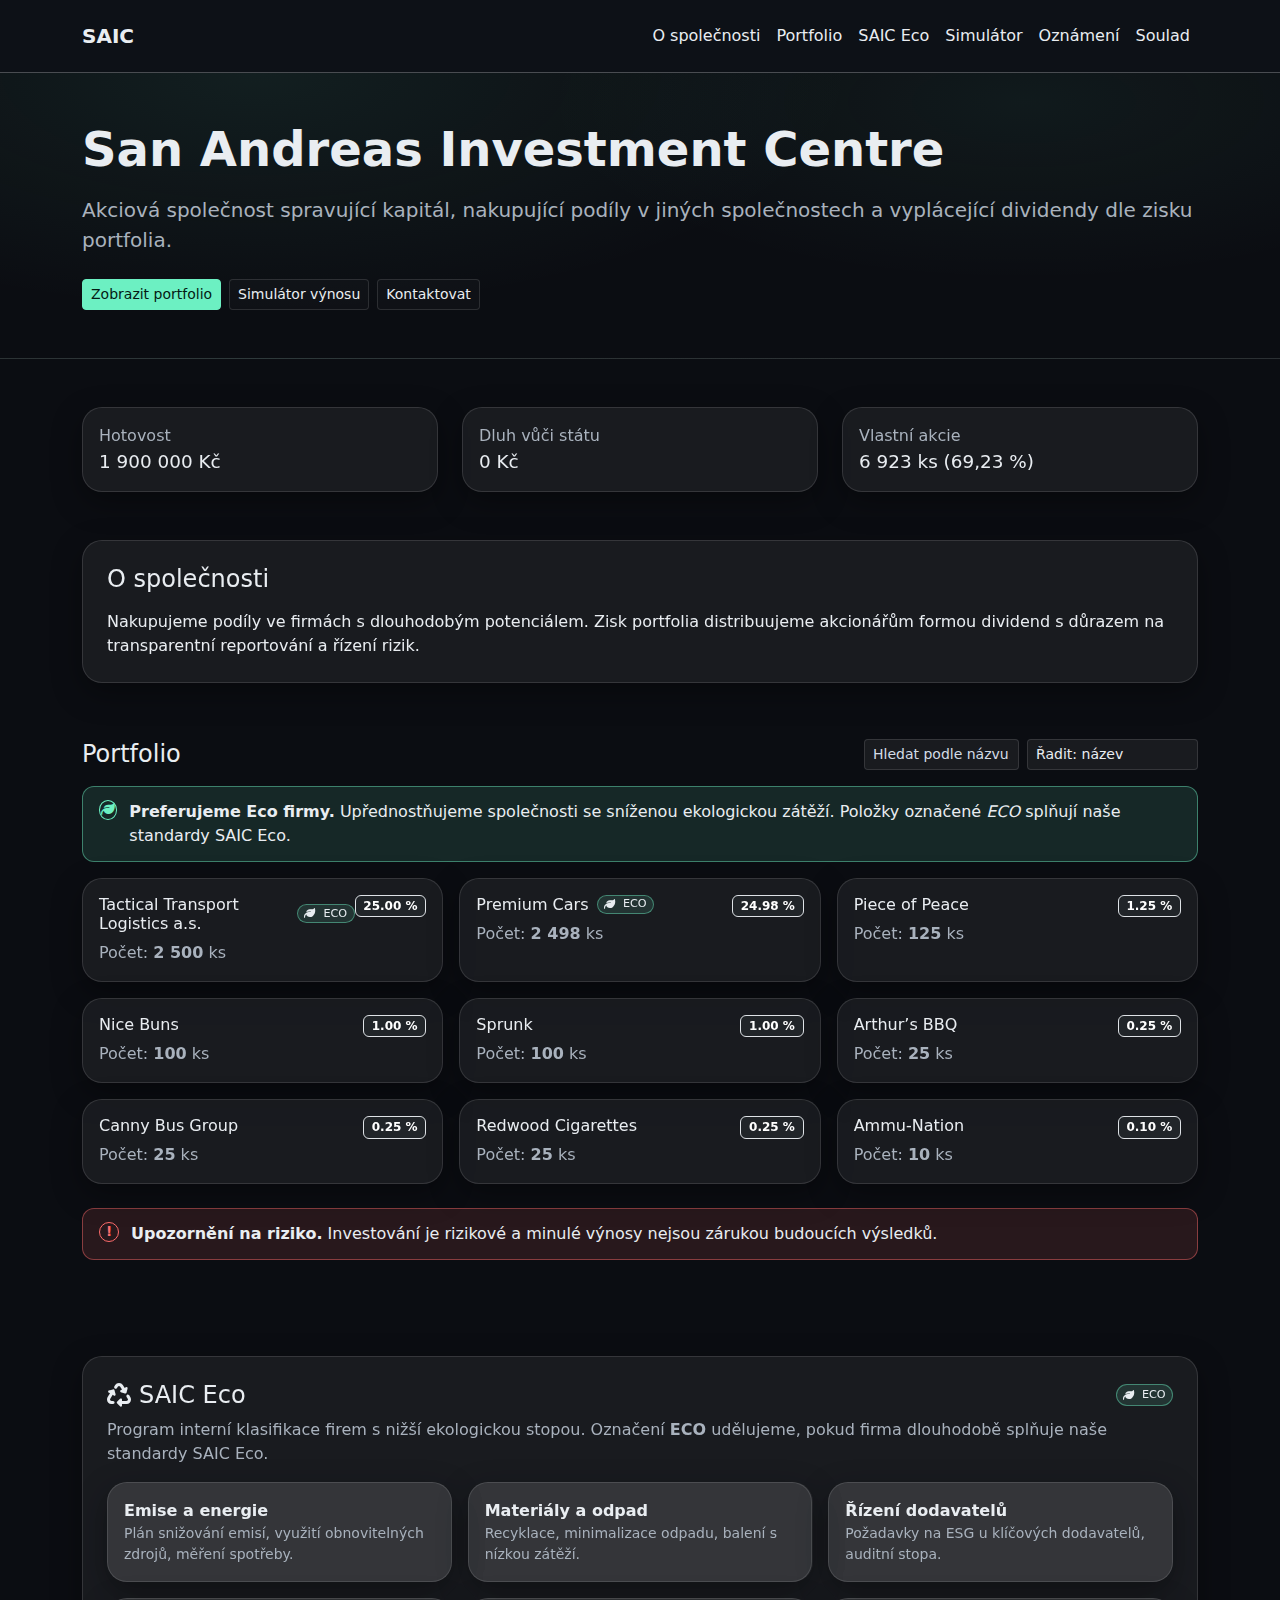
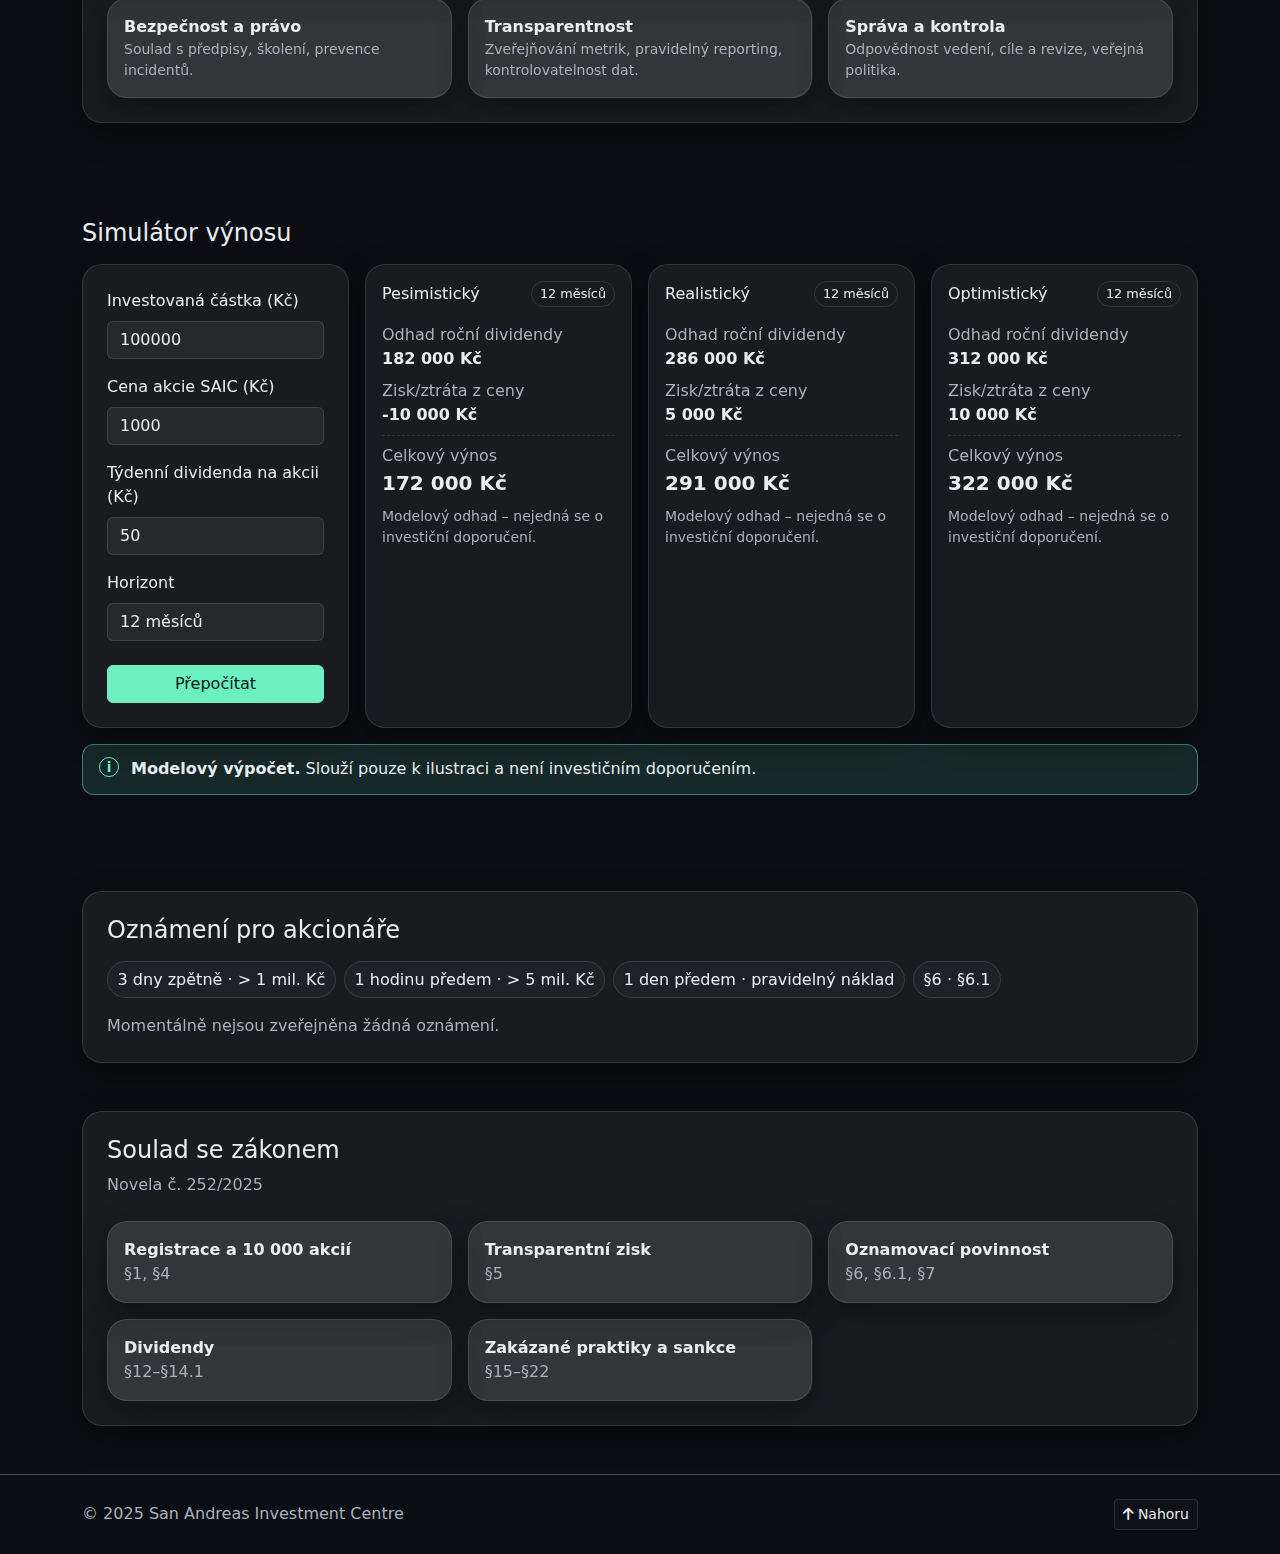
<file: saic.ic/index.html>
<!doctype html>
<html lang="cs">

<head>
  <meta charset="utf-8" />
  <meta name="viewport" content="width=device-width, initial-scale=1" />
  <title>San Andreas Investment Centre (SAIC)</title>
  <meta name="description" content="Akciová společnost spravující kapitál, nakupující podíly v jiných společnostech a vyplácející dividendy dle zisku portfolia." />
  <link href="https://cdn.jsdelivr.net/npm/bootstrap@5.3.3/dist/css/bootstrap.min.css" rel="stylesheet" />
  <link href="https://cdnjs.cloudflare.com/ajax/libs/font-awesome/6.5.0/css/all.min.css" rel="stylesheet" />
  <link href="assets/css/styles.css" rel="stylesheet" />
</head>

<body>
  <nav class="navbar navbar-expand-lg sticky-top border-bottom border-opacity-25 border-white">
    <div class="container py-2">
      <a class="navbar-brand fw-bold" href="#">SAIC</a>
      <button class="navbar-toggler" type="button" data-bs-toggle="collapse" data-bs-target="#nav"><span class="navbar-toggler-icon"></span></button>
      <div class="collapse navbar-collapse" id="nav">
        <ul class="navbar-nav ms-auto mb-2 mb-lg-0">
          <li class="nav-item"><a class="nav-link" href="#about">O společnosti</a></li>
          <li class="nav-item"><a class="nav-link" href="#portfolio">Portfolio</a></li>
          <li class="nav-item"><a class="nav-link" href="#saic-eco">SAIC Eco</a></li>
          <li class="nav-item"><a class="nav-link" href="#simulator">Simulátor</a></li>
          <li class="nav-item"><a class="nav-link" href="#ann">Oznámení</a></li>
          <li class="nav-item"><a class="nav-link" href="#compliance">Soulad</a></li>
        </ul>
      </div>
    </div>
  </nav>

  <header class="hero py-5">
    <div class="container">
      <h1 class="display-5 fw-bold">San Andreas Investment Centre</h1>
      <p class="lead muted mt-3">Akciová společnost spravující kapitál, nakupující podíly v jiných společnostech a vyplácející dividendy dle zisku portfolia.</p>
      <div class="d-flex gap-2 mt-4 flex-wrap">
        <a href="#portfolio" class="btn btn-primary btn-sm">Zobrazit portfolio</a>
        <a href="#simulator" class="btn btn-outline-light btn-sm">Simulátor výnosu</a>
        <a href="mailto:alison.reyes@post.ic" class="btn btn-outline-light btn-sm">Kontaktovat</a>
      </div>
    </div>
  </header>

  <section id="kpis" class="py-5">
    <div class="container">
      <div class="row g-4">
        <div class="col-12 col-lg-4"><div class="glass p-3 glass-hover"><div class="muted">Hotovost</div><div class="stat kpi" id="kpiCash">—</div></div></div>
        <div class="col-12 col-lg-4"><div class="glass p-3 glass-hover"><div class="muted">Dluh vůči státu</div><div class="stat kpi" id="kpiDebt">—</div></div></div>
        <div class="col-12 col-lg-4"><div class="glass p-3 glass-hover"><div class="muted">Vlastní akcie</div><div class="stat kpi" id="kpiOwn">—</div></div></div>
      </div>
    </div>
  </section>

  <section id="about" class="pb-2">
    <div class="container">
      <div class="glass p-4">
        <h2 class="h4 mb-3">O společnosti</h2>
        <p class="mb-0">Nakupujeme podíly ve firmách s dlouhodobým potenciálem. Zisk portfolia distribuujeme akcionářům formou dividend s důrazem na transparentní reportování a řízení rizik.</p>
      </div>
    </div>
  </section>

  <section id="portfolio" class="py-5">
    <div class="container">
      <div class="d-flex flex-column flex-md-row gap-3 align-items-md-center justify-content-between mb-3">
        <h2 class="h4 m-0">Portfolio</h2>
        <div class="d-flex gap-2">
          <input id="search" class="form-control form-control-sm" placeholder="Hledat podle názvu…" />
          <select id="sort" class="form-select form-select-sm" aria-label="Řazení">
            <option value="name">Řadit: název</option>
            <option value="share">Řadit: podíl</option>
            <option value="count">Řadit: počet</option>
          </select>
        </div>
      </div>
      <div class="info-box info-green mb-3"><span class="icon"><i class="fa-solid fa-leaf"></i></span><div><strong>Preferujeme Eco firmy.</strong> Upřednostňujeme společnosti se sníženou ekologickou zátěží. Položky označené <em>ECO</em> splňují naše standardy SAIC Eco.</div></div>
      <div id="portfolioGrid" class="row g-3"></div>
      <div class="mt-4 info-box info-red"><span class="icon">!</span><div><strong>Upozornění na riziko.</strong> Investování je rizikové a minulé výnosy nejsou zárukou budoucích výsledků.</div></div>
    </div>
  </section>

  <section id="saic-eco" class="py-5">
    <div class="container">
      <div class="glass p-4">
        <div class="d-flex align-items-center justify-content-between flex-wrap gap-2 mb-2">
          <h2 class="h4 m-0 d-flex align-items-center gap-2"><i class="fa-solid fa-recycle"></i>SAIC Eco</h2>
          <span class="eco-badge"><i class="fa-solid fa-leaf me-1"></i>ECO</span>
        </div>
        <p class="muted mb-3">Program interní klasifikace firem s nižší ekologickou stopou. Označení <strong>ECO</strong> udělujeme, pokud firma dlouhodobě splňuje naše standardy SAIC Eco.</p>
        <div class="row g-3">
          <div class="col-md-6 col-lg-4"><div class="glass p-3 h-100"><div class="fw-bold">Emise a energie</div><div class="muted small">Plán snižování emisí, využití obnovitelných zdrojů, měření spotřeby.</div></div></div>
          <div class="col-md-6 col-lg-4"><div class="glass p-3 h-100"><div class="fw-bold">Materiály a odpad</div><div class="muted small">Recyklace, minimalizace odpadu, balení s nízkou zátěží.</div></div></div>
          <div class="col-md-6 col-lg-4"><div class="glass p-3 h-100"><div class="fw-bold">Řízení dodavatelů</div><div class="muted small">Požadavky na ESG u klíčových dodavatelů, auditní stopa.</div></div></div>
          <div class="col-md-6 col-lg-4"><div class="glass p-3 h-100"><div class="fw-bold">Bezpečnost a právo</div><div class="muted small">Soulad s předpisy, školení, prevence incidentů.</div></div></div>
          <div class="col-md-6 col-lg-4"><div class="glass p-3 h-100"><div class="fw-bold">Transparentnost</div><div class="muted small">Zveřejňování metrik, pravidelný reporting, kontrolovatelnost dat.</div></div></div>
          <div class="col-md-6 col-lg-4"><div class="glass p-3 h-100"><div class="fw-bold">Správa a kontrola</div><div class="muted small">Odpovědnost vedení, cíle a revize, veřejná politika.</div></div></div>
        </div>
      </div>
    </div>
  </section>

  <section id="simulator" class="py-5">
    <div class="container">
      <h2 class="h4 m-0 mb-3">Simulátor výnosu</h2>
      <div class="row g-3 align-items-stretch" id="simCards">
        <div class="col-12 col-md-6 col-lg-3 sim-calc">
          <div class="glass p-4 h-100">
            <label class="form-label">Investovaná částka (Kč)</label>
            <input id="invAmount" type="number" class="form-control" value="100000" min="0" step="1000" />
            <label class="form-label mt-3">Cena akcie SAIC (Kč)</label>
            <input id="sharePrice" type="number" class="form-control" value="1000" min="0" step="1" />
            <label class="form-label mt-3">Týdenní dividenda na akcii (Kč)</label>
            <input id="weeklyDiv" type="number" class="form-control" value="50" min="0" step="1" />
            <label class="form-label mt-3">Horizont</label>
            <select id="horizon" class="form-select">
              <option value="6">6 měsíců</option>
              <option value="12" selected>12 měsíců</option>
              <option value="24">24 měsíců</option>
            </select>
            <div class="mt-4 d-grid"><button id="calc" class="btn btn-primary">Přepočítat</button></div>
          </div>
        </div>
      </div>
      <div class="mt-3 info-box info-green"><span class="icon">i</span><div><strong>Modelový výpočet.</strong> Slouží pouze k ilustraci a není investičním doporučením.</div></div>
    </div>
  </section>

  <section id="ann" class="py-5">
    <div class="container">
      <div class="glass p-4">
        <div class="d-flex justify-content-between align-items-center mb-3"><h2 class="h4 m-0">Oznámení pro akcionáře</h2></div>
        <div class="mb-3 d-flex flex-wrap gap-2">
          <span class="pill">3 dny zpětně · &gt; 1 mil. Kč</span>
          <span class="pill">1 hodinu předem · &gt; 5 mil. Kč</span>
          <span class="pill">1 den předem · pravidelný náklad</span>
          <span class="pill">§6 · §6.1</span>
        </div>
        <div id="timeline" class="muted">Momentálně nejsou zveřejněna žádná oznámení.</div>
      </div>
    </div>
  </section>

  <section id="compliance" class="pb-5">
    <div class="container">
      <div class="glass p-4">
        <h2 class="h4">Soulad se zákonem</h2>
        <div class="muted">Novela č. 252/2025</div>
        <div class="row g-3 mt-2">
          <div class="col-12 col-md-6 col-lg-4"><div class="glass p-3 h-100"><div class="fw-bold">Registrace a 10 000 akcií</div><div class="muted">§1, §4</div></div></div>
          <div class="col-12 col-md-6 col-lg-4"><div class="glass p-3 h-100"><div class="fw-bold">Transparentní zisk</div><div class="muted">§5</div></div></div>
          <div class="col-12 col-md-6 col-lg-4"><div class="glass p-3 h-100"><div class="fw-bold">Oznamovací povinnost</div><div class="muted">§6, §6.1, §7</div></div></div>
          <div class="col-12 col-md-6 col-lg-4"><div class="glass p-3 h-100"><div class="fw-bold">Dividendy</div><div class="muted">§12–§14.1</div></div></div>
          <div class="col-12 col-md-6 col-lg-4"><div class="glass p-3 h-100"><div class="fw-bold">Zakázané praktiky a sankce</div><div class="muted">§15–§22</div></div></div>
        </div>
      </div>
    </div>
  </section>

  <footer class="py-4 border-top border-opacity-25 border-white">
    <div class="container d-flex flex-wrap justify-content-between align-items-center">
      <div class="muted">© 2025 San Andreas Investment Centre</div>
      <button id="toTop" class="btn btn-outline-light btn-sm" type="button"><i class="fa-solid fa-arrow-up me-1"></i>Nahoru</button>
    </div>
  </footer>

  <script src="https://cdn.jsdelivr.net/npm/bootstrap@5.3.3/dist/js/bootstrap.bundle.min.js"></script>
  <script>
    const fmt = new Intl.NumberFormat('cs-CZ');
    const czk = new Intl.NumberFormat('cs-CZ', { style: 'currency', currency: 'CZK', maximumFractionDigits: 0 });

    const KPIS = { cash: 1900000, debt: 0, own: 6923 };
    function setText(id, text){ const el = document.getElementById(id); if(el) el.textContent = text; }
    setText('kpiCash', czk.format(KPIS.cash));
    setText('kpiDebt', czk.format(KPIS.debt));
    setText('kpiOwn', fmt.format(KPIS.own) + ' ks (69,23 %)');

    const portfolio = [
      { name:'Tactical Transport Logistics a.s.', count:2500, share:25.00, eco:true },
      { name:'Premium Cars', count:2498, share:24.98, eco:true },
      { name:'Piece of Peace', count:125, share:1.25, eco:false },
      { name:'Nice Buns', count:100, share:1.00, eco:false },
      { name:'Sprunk', count:100, share:1.00, eco:false },
      { name:"Arthur’s BBQ", count:25, share:0.25, eco:false },
      { name:'Canny Bus Group', count:25, share:0.25, eco:false },
      { name:'Redwood Cigarettes', count:25, share:0.25, eco:false },
      { name:'Ammu-Nation', count:10, share:0.10, eco:false }
    ];

    const grid = document.getElementById('portfolioGrid');
    function renderPortfolio(items){
      grid.innerHTML = '';
      items.forEach(p => {
        const col = document.createElement('div');
        col.className = 'col-12 col-sm-6 col-lg-4';
        col.innerHTML =
          '<div class="glass p-3 h-100 glass-hover">' +
            '<div class="d-flex justify-content-between align-items-start">' +
              '<h3 class="h6 mb-2 d-flex align-items-center gap-2">' + p.name + (p.eco ? ' <span class="eco-badge"><i class="fa-solid fa-leaf me-1"></i>ECO</span>' : '') + '</h3>' +
              '<span class="badge text-bg-dark border border-1">' + p.share.toFixed(2) + ' %</span>' +
            '</div>' +
            '<div class="muted">Počet: <strong>' + fmt.format(p.count) + '</strong> ks</div>' +
          '</div>';
        grid.appendChild(col);
      });
    }
    function applyFilters(){
      const q = (document.getElementById('search').value || '').toLowerCase().trim();
      const sortBy = document.getElementById('sort').value;
      let items = portfolio.filter(p => p.name.toLowerCase().includes(q));
      if(sortBy === 'name') items.sort((a,b)=>a.name.localeCompare(b.name,'cs'));
      if(sortBy === 'share') items.sort((a,b)=>b.share - a.share);
      if(sortBy === 'count') items.sort((a,b)=>b.count - a.count);
      renderPortfolio(items);
    }
    document.getElementById('search').addEventListener('input', applyFilters);
    document.getElementById('sort').addEventListener('change', applyFilters);
    renderPortfolio(portfolio);

    function calcScenarios(){
      const inv    = Number(document.getElementById('invAmount').value) || 0;
      const price  = Number(document.getElementById('sharePrice').value) || 0;
      const wDiv   = Number(document.getElementById('weeklyDiv').value) || 0;
      const months = Number(document.getElementById('horizon').value) || 12;

      const shares = price>0 ? inv / price : 0;
      const period = months / 12;

      const simRow = document.getElementById('simCards');
      simRow.querySelectorAll('.scenario-col').forEach(n=>n.remove());

      const scenarios = [
        { key:'Pesimistický', dMul:0.70, pMul:0.90 },
        { key:'Realistický',  dMul:1.10, pMul:1.05 },
        { key:'Optimistický', dMul:1.20, pMul:1.10 }
      ];

      scenarios.forEach(s => {
        const yearlyDividend = shares * wDiv * 52 * s.dMul * period;
        const newPrice = price * s.pMul;
        const priceGain = shares * (newPrice - price) * period;
        const total = yearlyDividend + priceGain;

        const col = document.createElement('div');
        col.className = 'col-12 col-md-6 col-lg-3 scenario-col';
        const monthsLabel = months + (months === 1 ? ' měsíc' : ' měsíců');

        col.innerHTML =
          '<div class="glass p-3 h-100 glass-hover scenario">' +
            '<div class="d-flex justify-content-between align-items-center">' +
              '<h3 class="h6 mb-0">' + s.key + '</h3>' +
              '<span class="tag">' + monthsLabel + '</span>' +
            '</div>' +
            '<div class="mt-3"><div class="muted">Odhad roční dividendy</div><div class="fw-bold">' + czk.format(Math.round(yearlyDividend)) + '</div></div>' +
            '<div class="mt-2"><div class="muted">Zisk/ztráta z ceny</div><div class="fw-bold">' + czk.format(Math.round(priceGain)) + '</div></div>' +
            '<div class="divider my-2"></div>' +
            '<div class="muted">Celkový výnos</div>' +
            '<div class="fs-5 fw-bold">' + czk.format(Math.round(total)) + '</div>' +
            '<div class="small muted mt-2">Modelový odhad – nejedná se o investiční doporučení.</div>' +
          '</div>';

        simRow.appendChild(col);
      });
    }
    document.getElementById('calc').addEventListener('click', calcScenarios);
    calcScenarios();

    document.getElementById('toTop').addEventListener('click', () => window.scrollTo({ top: 0, behavior: 'smooth' }));
  </script>
</body>
</html>
</file>
<file: saic.ic/assets/css/styles.css>
:root{--bg:#0b0d12;--panel:rgba(255,255,255,.06);--panel-strong:rgba(255,255,255,.12);--text:#e9edf1;--muted:#a9b2bd;--accent:#6cf0c2;--danger:#ff6b6b;--success:#63e6be;--warning:#ffd166;--shadow:0 10px 30px rgba(0,0,0,.35);color-scheme:dark}
html,body{background:var(--bg);color:var(--text)}
.navbar,.offcanvas,.dropdown-menu{background:#0d1117}
.navbar-brand,.nav-link,.dropdown-item{color:var(--text)!important}
.hero{background:radial-gradient(1000px 400px at 20% 0%,rgba(108,240,194,.08),transparent 60%),radial-gradient(800px 300px at 80% 10%,rgba(108,240,194,.06),transparent 60%);border-bottom:1px solid var(--panel-strong)}
.glass{background:var(--panel);backdrop-filter:blur(8px);border:1px solid var(--panel-strong);border-radius:20px;box-shadow:var(--shadow)}
.glass-hover{transition:transform .2s ease}
.glass-hover:hover{transform:translateY(-2px)}
.muted{color:var(--muted)}
a{color:var(--accent)}
.stat{font-size:1.15rem}
.divider{border-top:1px dashed var(--panel-strong)}
.pill{display:inline-flex;align-items:center;gap:.4rem;padding:.35rem .6rem;border:1px solid var(--panel-strong);border-radius:999px;background:rgba(255,255,255,.03)}
.form-control,.form-select{background:rgba(255,255,255,.06);border-color:var(--panel-strong);color:var(--text)!important;caret-color:var(--text)}
.form-control:focus,.form-select:focus{background:rgba(255,255,255,.06);color:var(--text)!important;box-shadow:0 0 0 .2rem rgba(108,240,194,.2);border-color:var(--accent)}
#search,#sort,input[type="text"],input[type="search"],select{color:var(--text)!important}
::placeholder{color:#d3dbe6!important;opacity:1}
select.form-select option,select.form-select optgroup{background-color:#0d1117;color:#e9edf1}
input:-webkit-autofill,select:-webkit-autofill{-webkit-text-fill-color:#e9edf1;box-shadow:0 0 0px 1000px rgba(255,255,255,.06) inset}
.btn-primary{background:var(--accent);border-color:var(--accent);color:#041b14}
.btn-primary:hover{filter:brightness(.95)}
.btn-outline-light{border-color:var(--panel-strong);color:var(--text);background:rgba(255,255,255,.02)}
.btn-outline-light:hover{background:rgba(255,255,255,.08);color:#fff;border-color:var(--accent)}
.btn:focus-visible{box-shadow:0 0 0 .2rem rgba(108,240,194,.25)}
.info-box{display:flex;gap:.75rem;align-items:flex-start;padding:.8rem 1rem;border:1px solid var(--panel-strong);border-radius:12px;background:rgba(255,255,255,.04)}
.info-box .icon{width:1.25rem;height:1.25rem;line-height:1.1rem;border-radius:50%;border:1px solid var(--accent);display:inline-flex;align-items:center;justify-content:center;font-weight:700;font-size:.85rem;color:var(--accent)}
.info-red{background:rgba(255,107,107,.12);border-color:rgba(255,107,107,.45)}
.info-red .icon{border-color:var(--danger);color:var(--danger)}
.info-green{background:rgba(108,240,194,.12);border-color:rgba(108,240,194,.45)}
.info-green .icon{border-color:var(--accent);color:var(--accent)}
.info-yellow{background:rgba(255,209,102,.14);border-color:rgba(255,209,102,.45)}
.info-yellow .icon{border-color:var(--warning);color:var(--warning)}
.eco-badge{display:inline-flex;align-items:center;gap:.25rem;font-size:.7rem;padding:.1rem .4rem;border:1px solid rgba(108,240,194,.45);border-radius:999px;background:rgba(108,240,194,.12);color:var(--text)}
.eco-badge[data-level="eco"]{border-color:rgba(108,240,194,.45);background:rgba(108,240,194,.12)}
.eco-badge[data-level="eco-plus"]{border-color:#7bd88f;background:rgba(123,216,143,.18)}
.eco-badge[data-level="eco-asterisk"]{border-color:#ffd166;background:rgba(255,209,102,.18)}
.badge-change{display:inline-flex;align-items:center;gap:.35rem;padding:.2rem .45rem;border-radius:999px;border:1px solid var(--panel-strong);font-size:.75rem;background:rgba(255,255,255,.04)}
.badge-change.new{border-color:#7bd88f}
.badge-change.up{border-color:#7bd88f}
.badge-change.down{border-color:#ff6b6b}
.card-meta{font-size:.8rem;color:var(--muted)}
.empty{opacity:.75}
.tag{border:1px solid var(--panel-strong);border-radius:999px;padding:.15rem .5rem;font-size:.8rem}
.scenario{position:relative;overflow:hidden}
.scenario::after{content:"";position:absolute;inset:0;background:radial-gradient(500px 120px at 70% -20%,rgba(108,240,194,.08),transparent 60%);pointer-events:none}
</file>
